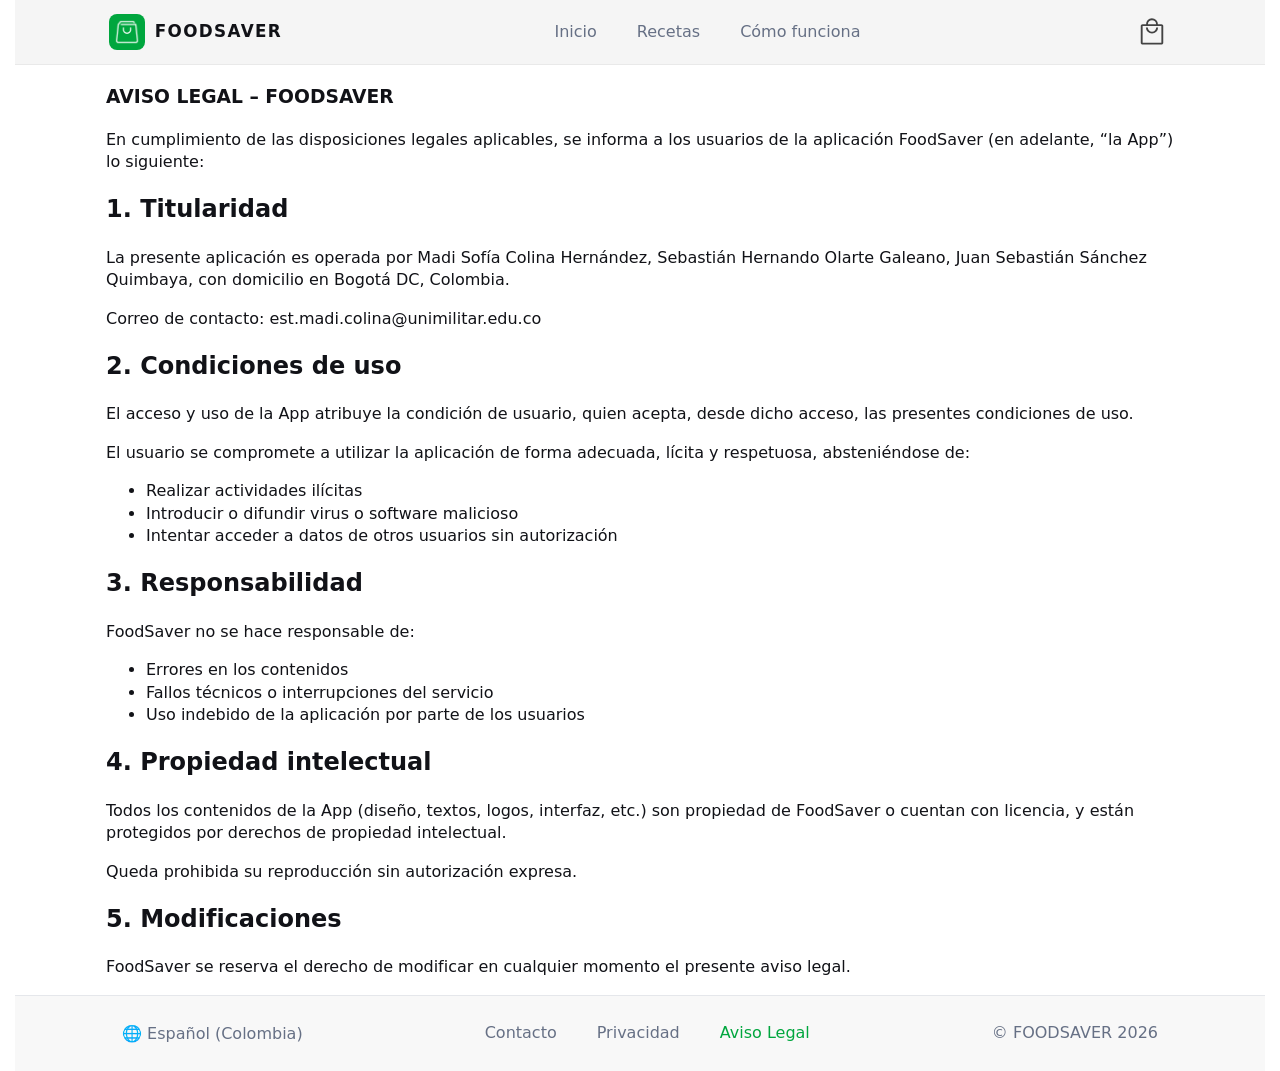
<file: pages/aviso-legal.html>
<!DOCTYPE html>
<html lang="es">
<head>
    <meta charset="utf-8">
    <meta name="viewport" content="width=device-width, initial-scale=1">
    <title>Aviso Legal — Foodsaver</title>

    <link rel="stylesheet" href="../css/base/variables.css">
    <link rel="stylesheet" href="../css/base/reset.css">
    <link rel="stylesheet" href="../css/layout/header.css">
    <link rel="stylesheet" href="../css/layout/container.css">
    <link rel="stylesheet" href="../css/components/nav.css">
    <link rel="stylesheet" href="../css/components/mobile-menu.css">
    <link rel="stylesheet" href="../css/components/buttons.css">
    <link rel="stylesheet" href="../css/pages/como-funciona.css">
    <link rel="stylesheet" href="../css/components/footer.css">

    <script defer src="../js/header.js"></script>
    <script defer src="../js/card-shared.js"></script>
    <script defer src="../js/card.js"></script>
</head>
<body>
    <a class="skip-link sr-only" href="#content">Saltar al contenido</a>

    <header class="site-header">
        <div class="container header-inner">
            <a href="../index.html" class="brand" aria-label="Foodsaver — Inicio">
                <img src="../assets/icons/Foodsaver.png" alt="Logo Foodsaver">
                <span class="brand__name">FOODSAVER</span>
            </a>

            <nav class="main-nav" aria-label="Navegación principal">
                <ul class="nav__list">
                    <li><a class="nav__link" href="../index.html">Inicio</a></li>
                    <li><a class="nav__link" href="recetas.html">Recetas</a></li>
                    <li><a class="nav__link" href="como-funciona.html">Cómo funciona</a></li>
                </ul>
            </nav>

            <div class="header-actions">
                <a href="carrito.html" class="cart" aria-label="Ver carrito">
                    <img src="../assets/icons/Shopping_Bag.svg" alt="Icono de carrito de compras" aria-hidden="true">
                    <span class="cart-count" hidden>0</span>
                </a>

                <button class="menu-toggle" type="button" aria-controls="mobile-menu" aria-expanded="false" aria-label="Abrir menú">
                    <img src="../assets/icons/Menu.svg" alt="" aria-hidden="true" focusable="false">
                </button>
            </div>
        </div>

        <div id="mobile-menu" class="mobile-menu" hidden>
            <div class="mobile-card" role="dialog" aria-modal="true" aria-label="Navegación móvil">
                <header class="mobile-card__header">
                    <button class="mobile-close" type="button" aria-label="Cerrar menú">
                        <img src="../assets/icons/Close_Menu.svg" alt="" aria-hidden="true">
                    </button>
                </header>

                <nav class="mobile-nav" aria-label="Navegación móvil">
                    <ul class="mobile-nav__list">
                        <li><a href="../index.html" class="mobile-nav__link">Inicio</a></li>
                        <li><a href="recetas.html" class="mobile-nav__link">Recetas</a></li>
                        <li><a href="como-funciona.html" class="mobile-nav__link">Cómo funciona</a></li>
                    </ul>
                </nav>

                <a href="carrito.html" class="mobile-cart" aria-label="Ver carrito">
                    <img src="../assets/icons/Shopping_Bag.svg" alt="Icono de carrito de compras" aria-hidden="true">
                    <span class="cart-count" hidden>0</span>
                </a>
            </div>
        </div>
    </header>

    <main id="content" tabindex="-1">
        <section class="container">
            <article class="legal-container" role="article" aria-labelledby="aviso-title">
                <h1 id="aviso-title" class="page-title">AVISO LEGAL – FOODSAVER</h1>

                <p>En cumplimiento de las disposiciones legales aplicables, se informa a los usuarios de la aplicación FoodSaver (en adelante, “la App”) lo siguiente:</p>

                <section aria-labelledby="titularidad">
                    <h2 id="titularidad">1. Titularidad</h2>
                    <p>La presente aplicación es operada por Madi Sofía Colina Hernández, Sebastián Hernando Olarte Galeano, Juan Sebastián Sánchez Quimbaya, con domicilio en Bogotá DC, Colombia.</p>
                    <p>Correo de contacto: <a href="mailto:est.madi.colina@unimilitar.edu.co">est.madi.colina@unimilitar.edu.co</a></p>
                </section>

                <section aria-labelledby="condiciones-uso">
                    <h2 id="condiciones-uso">2. Condiciones de uso</h2>
                    <p>El acceso y uso de la App atribuye la condición de usuario, quien acepta, desde dicho acceso, las presentes condiciones de uso.</p>
                    <p>El usuario se compromete a utilizar la aplicación de forma adecuada, lícita y respetuosa, absteniéndose de:</p>
                    <ul>
                        <li>Realizar actividades ilícitas</li>
                        <li>Introducir o difundir virus o software malicioso</li>
                        <li>Intentar acceder a datos de otros usuarios sin autorización</li>
                    </ul>
                </section>

                <section aria-labelledby="responsabilidad">
                    <h2 id="responsabilidad">3. Responsabilidad</h2>
                    <p>FoodSaver no se hace responsable de:</p>
                    <ul>
                        <li>Errores en los contenidos</li>
                        <li>Fallos técnicos o interrupciones del servicio</li>
                        <li>Uso indebido de la aplicación por parte de los usuarios</li>
                    </ul>
                </section>

                <section aria-labelledby="propiedad-int">
                    <h2 id="propiedad-int">4. Propiedad intelectual</h2>
                    <p>Todos los contenidos de la App (diseño, textos, logos, interfaz, etc.) son propiedad de FoodSaver o cuentan con licencia, y están protegidos por derechos de propiedad intelectual.</p>
                    <p>Queda prohibida su reproducción sin autorización expresa.</p>
                </section>

                <section aria-labelledby="modificaciones">
                    <h2 id="modificaciones">5. Modificaciones</h2>
                    <p>FoodSaver se reserva el derecho de modificar en cualquier momento el presente aviso legal.</p>
                </section>
            </article>
        </section>
    </main>

    <footer class="site-footer">
        <div class="container">
            <span class="footer-language" tabindex="0" aria-label="Idioma: Español (Colombia)">🌐 Español (Colombia)</span>
            <nav class="footer-nav" aria-label="Enlaces de footer">
                <a class="nav__link" href="contacto.html">Contacto</a>
                <a class="nav__link" href="privacidad.html">Privacidad</a>
                <a class="nav__link" href="aviso-legal.html">Aviso Legal</a>
            </nav>
            <span class="footer-copyright" tabindex="0" aria-label="© FOODSAVER 2026">© FOODSAVER 2026</span>
        </div>
    </footer>
</body>
</html>
</file>
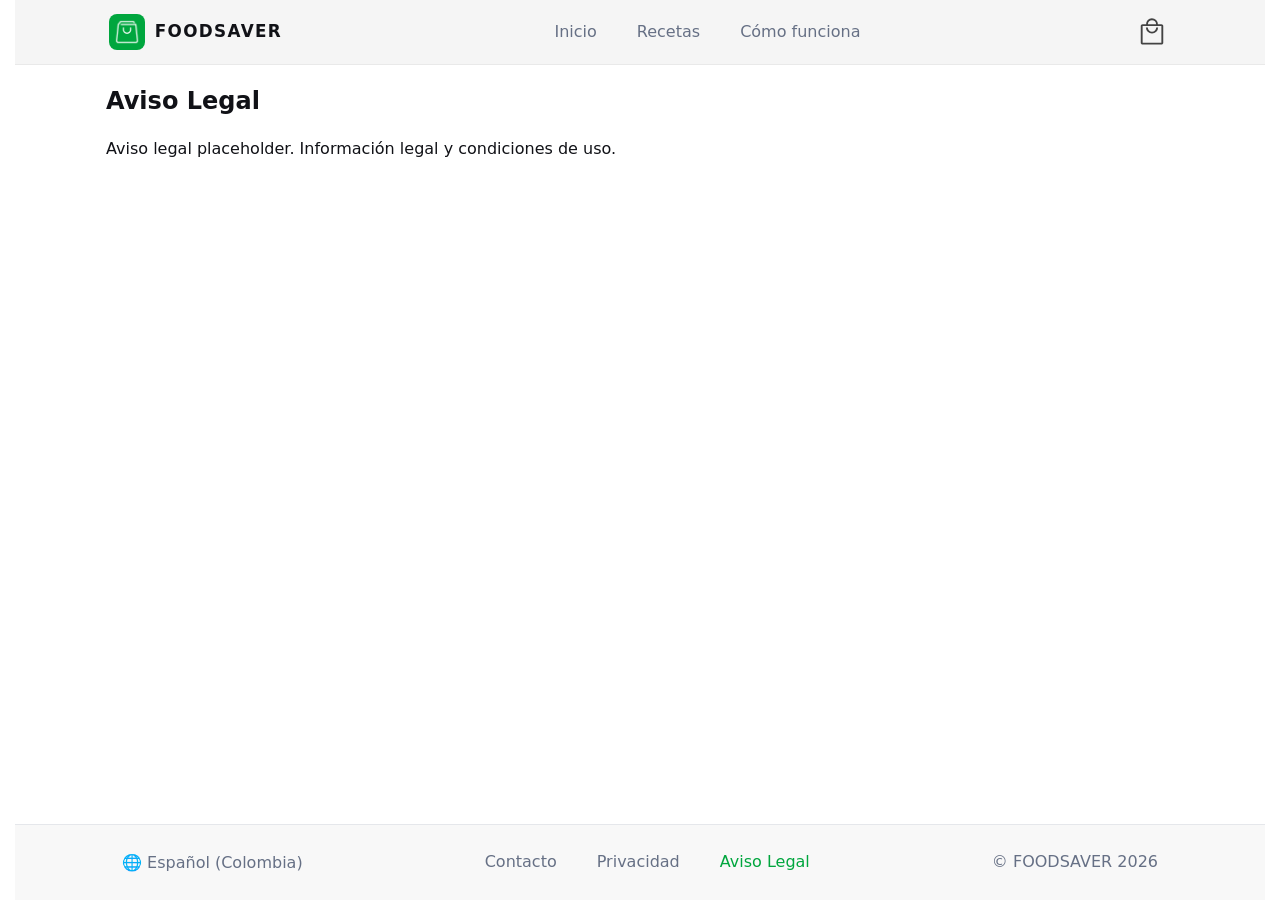
<file: pages/aviso_legal.html>
<!DOCTYPE html>
<html lang="es">
<head>
    <meta charset="utf-8">
    <meta name="viewport" content="width=device-width, initial-scale=1">
    <title>Aviso Legal — Foodsaver</title>

    <link rel="stylesheet" href="../css/base/variables.css">
    <link rel="stylesheet" href="../css/base/reset.css">
    <link rel="stylesheet" href="../css/layout/header.css">
    <link rel="stylesheet" href="../css/layout/container.css">
    <link rel="stylesheet" href="../css/components/nav.css">
    <link rel="stylesheet" href="../css/components/mobile-menu.css">
    <link rel="stylesheet" href="../css/components/buttons.css">
    <link rel="stylesheet" href="../css/pages/como-funciona.css">
    <link rel="stylesheet" href="../css/components/footer.css">

    <script defer src="../js/header.js"></script>
</head>
<body>
    <a class="skip-link sr-only" href="#content">Saltar al contenido</a>

    <header class="site-header">
        <div class="container header-inner">
            <a href="../index.html" class="brand" aria-label="Foodsaver — Inicio">
                <img src="../assets/icons/Foodsaver.png" alt="Logo Foodsaver">
                <span class="brand__name">FOODSAVER</span>
            </a>

            <nav class="main-nav" aria-label="Navegación principal">
                <ul class="nav__list">
                    <li><a class="nav__link" href="../index.html">Inicio</a></li>
                    <li><a class="nav__link" href="recetas.html">Recetas</a></li>
                    <li><a class="nav__link" href="como-funciona.html">Cómo funciona</a></li>
                </ul>
            </nav>

            <div class="header-actions">
                <a href="carrito.html" class="cart" aria-label="Ver carrito">
                    <img src="../assets/icons/Shopping_Bag.svg" alt="Icono de carrito de compras" aria-hidden="true">
                </a>

                <button class="menu-toggle" type="button" aria-controls="mobile-menu" aria-expanded="false" aria-label="Abrir menú">
                    <img src="../assets/icons/Menu.svg" aria-hidden="true" focusable="false">
                </button>
            </div>
        </div>

        <div id="mobile-menu" class="mobile-menu" hidden>
            <div class="mobile-card" role="dialog" aria-modal="true" aria-label="Navegación móvil">
                <header class="mobile-card__header">
                    <button class="mobile-close" type="button" aria-label="Cerrar menú">
                        <img src="../assets/icons/Close_Menu.svg" alt="" aria-hidden="true">
                    </button>
                </header>

                <nav class="mobile-nav" aria-label="Navegación móvil">
                    <ul class="mobile-nav__list">
                        <li><a href="../index.html" class="mobile-nav__link">Inicio</a></li>
                        <li><a href="recetas.html" class="mobile-nav__link">Recetas</a></li>
                        <li><a href="como-funciona.html" class="mobile-nav__link">Cómo funciona</a></li>
                    </ul>
                </nav>

                <a href="carrito.html" class="mobile-cart" aria-label="Ver carrito">
                    <img src="../assets/icons/Shopping_Bag.svg" alt="Icono de carrito de compras" aria-hidden="true">
                </a>
            </div>
        </div>
    </header>

    <main id="content" tabindex="-1">
        <section class="container">
            <h1>Aviso Legal</h1>
            <p>Aviso legal placeholder. Información legal y condiciones de uso.</p>
        </section>
    </main>

    <footer class="site-footer">
        <div class="container">
            <span class="footer-language" tabindex="0" aria-label="Idioma: Español (Colombia)">🌐 Español (Colombia)</span>
            <nav class="footer-nav" aria-label="Enlaces de footer">
                <a class="nav__link" href="contacto.html">Contacto</a>
                <a class="nav__link" href="privacidad.html">Privacidad</a>
                <a class="nav__link" href="aviso_legal.html">Aviso Legal</a>
            </nav>
            <span class="footer-copyright" tabindex="0" aria-label="© FOODSAVER 2026">© FOODSAVER 2026</span>
        </div>
    </footer>
</body>
</html>
</file>
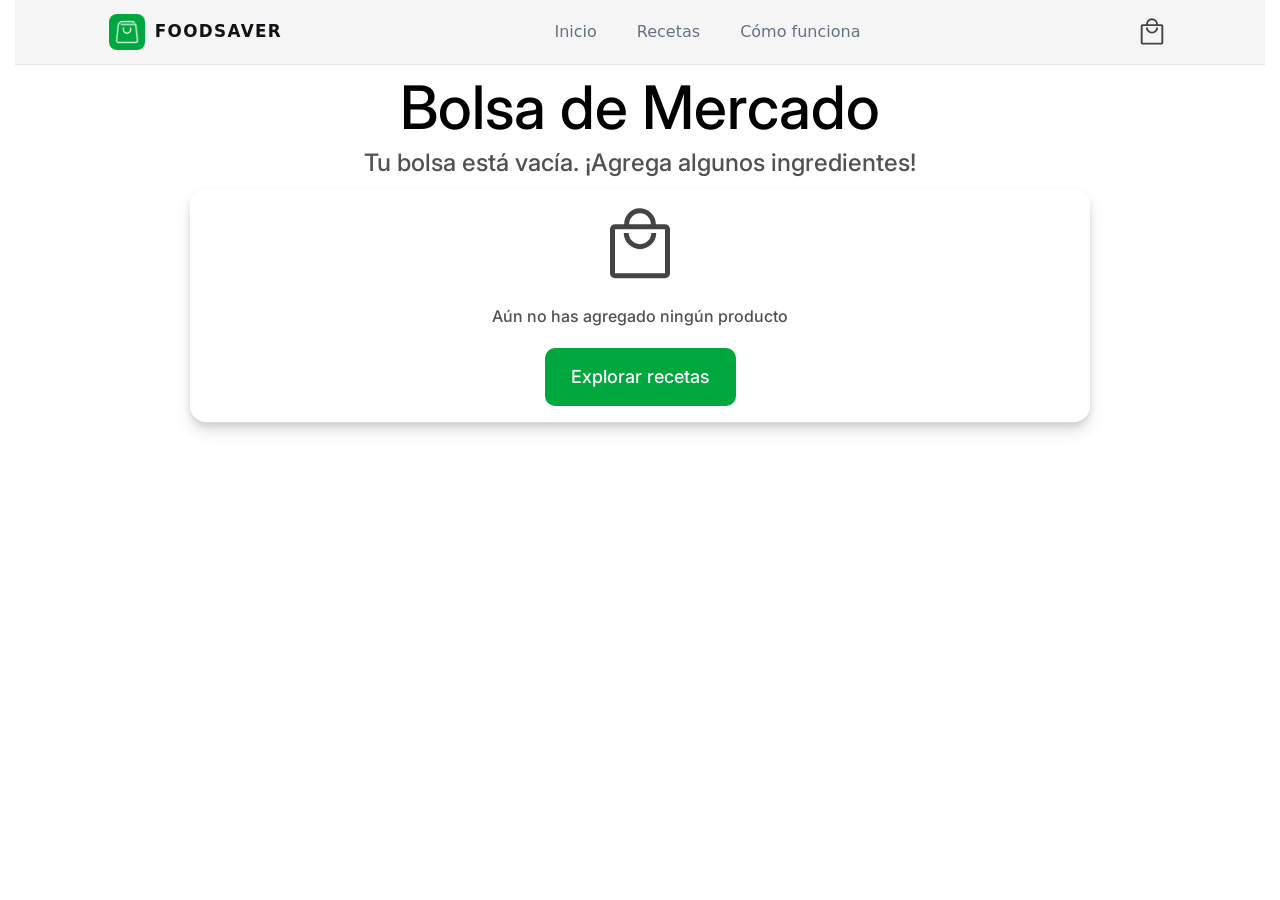
<file: pages/carrito.html>
<!DOCTYPE html>
<html lang="es">
<head>
    <meta charset="utf-8">
    <meta name="viewport" content="width=device-width, initial-scale=1">
    <title>Carrito — Foodsaver</title>

    <link href="https://fonts.googleapis.com/css2?family=Inter:wght@400;500;600&display=swap" rel="stylesheet">

    <link rel="stylesheet" href="../css/base/variables.css">
    <link rel="stylesheet" href="../css/base/reset.css">
    <link rel="stylesheet" href="../css/layout/header.css">
    <link rel="stylesheet" href="../css/layout/container.css">
    <link rel="stylesheet" href="../css/components/nav.css">
    <link rel="stylesheet" href="../css/components/mobile-menu.css">
    <link rel="stylesheet" href="../css/components/buttons.css">
    <link rel="stylesheet" href="../css/pages/carrito.css">

    
    
</head>
<body>
    <a class="skip-link sr-only" href="#content">Saltar al contenido</a>

    <header class="site-header">
        <div class="container header-inner">
            <a href="../index.html" class="brand" aria-label="Foodsaver — Inicio">
                <img src="../assets/icons/Foodsaver.png" alt="Logo Foodsaver">
                <span class="brand__name">FOODSAVER</span>
            </a>
            <nav class="main-nav" aria-label="Navegación principal">
                <ul class="nav__list">
                    <li><a class="nav__link" href="../index.html">Inicio</a></li>
                    <li><a class="nav__link" href="recetas.html">Recetas</a></li>
                    <li><a class="nav__link" href="como-funciona.html">Cómo funciona</a></li>
                </ul>
            </nav>
            <div class="header-actions">
                <a href="carrito.html" class="cart" aria-label="Ver carrito">
                    <img src="../assets/icons/Shopping_Bag.svg" alt="Icono de carrito" aria-hidden="true">
                </a>
                <button class="menu-toggle" type="button" aria-controls="mobile-menu" aria-expanded="false" aria-label="Abrir menú">
                    <img src="../assets/icons/Menu.svg" aria-hidden="true" focusable="false">
                </button>
            </div>
        </div>

        <div id="mobile-menu" class="mobile-menu" hidden>
            <div class="mobile-card" role="dialog" aria-modal="true" aria-label="Navegación móvil">
                <header class="mobile-card__header">
                    <button class="mobile-close" type="button" aria-label="Cerrar menú">
                        <img src="../assets/icons/Close_Menu.svg" alt="" aria-hidden="true">
                    </button>
                </header>
                <nav class="mobile-nav" aria-label="Navegación móvil">
                    <ul class="mobile-nav__list">
                        <li><a href="../index.html" class="mobile-nav__link">Inicio</a></li>
                        <li><a href="recetas.html" class="mobile-nav__link">Recetas</a></li>
                        <li><a href="como-funciona.html" class="mobile-nav__link">Cómo funciona</a></li>
                    </ul>
                </nav>
                <a href="carrito.html" class="mobile-cart" aria-label="Ver carrito">
                    <img src="../assets/icons/Shopping_Bag.svg" alt="Icono de carrito" aria-hidden="true">
                </a>
            </div>
        </div>
    </header>

    <main id="content" tabindex="-1">

        <!-- ── Estado: cargando ── -->
        <div id="estado-cargando" class="empty-cart">
            <p>Cargando bolsa...</p>
        </div>

        <!-- ── Estado: vacía ── -->
        <div id="estado-vacio" class="empty-cart" hidden>
            <h1>Bolsa de Mercado</h1>
            <p>Tu bolsa está vacía. ¡Agrega algunos ingredientes!</p>
            <div class="empty-cart-card">
                <div class="empty-cart-icon">
                    <img src="../assets/icons/Shopping_Bag.svg" alt="Carrito vacío">
                </div>
                <p>Aún no has agregado ningún producto</p>
                <a href="recetas.html" class="btn-primary">Explorar recetas</a>
            </div>
        </div>

        <!-- ── Estado: con items ── -->
        <div id="estado-items" class="filled-cart" hidden>
            <h1 class="cart-title">Bolsa de Mercado</h1>

            <ul id="cart-items-list" class="cart-items-list" aria-label="Productos en la bolsa"></ul>

            <div class="cart-summary">
                <div class="cart-summary__top">
                    <span>Total estimado</span>
                    <strong id="cart-total">$0</strong>
                </div>
                <p id="cart-count" class="cart-summary__count"></p>
                <div class="cart-summary__actions">
                    <a href="recetas.html" class="btn-secondary">Seguir explorando</a>
                    <button id="btn-vaciar" class="cart-clear-btn" type="button">Vaciar bolsa</button>
                </div>
            </div>
        </div>

        <!-- ── Estado: error ── -->
        <div id="estado-error" class="empty-cart" hidden>
            <h1>Bolsa de Mercado</h1>
            <div class="empty-cart-card">
                <div class="empty-cart-icon">
                    <img src="../assets/icons/Shopping_Bag.svg" alt="Error">
                </div>
                <p id="error-msg">No se pudo cargar la bolsa.</p>
                <!-- Reintentar deshabilitado: ahora el carrito usa solo localStorage -->
                <button class="btn-primary" type="button" onclick="return false" disabled>Reintentar</button>

            </div>
        </div>

    </main>

   <script>
    const STORAGE_KEY = 'foodsaverCartItems';

    function readCart() {
        try {
            const raw = localStorage.getItem(STORAGE_KEY);
            const parsed = raw ? JSON.parse(raw) : [];
            return Array.isArray(parsed) ? parsed : [];
        } catch {
            return [];
        }
    }

    function writeCart(items) {
        localStorage.setItem(STORAGE_KEY, JSON.stringify(items));
        document.dispatchEvent(new CustomEvent('foodsaver:cart-updated'));
    }

    function getTotalCount(items) {
        return items.reduce((total, item) => total + (Number(item.qty) || 0), 0);
    }

    function formatCOP(value) {
        return Number(value || 0).toLocaleString('es-CO', { style: 'currency', currency: 'COP' });
    }

    const ESTADOS = ['estado-cargando', 'estado-vacio', 'estado-items', 'estado-error'];

    function showOnly(id) {
        ESTADOS.forEach(sid => {
            const el = document.getElementById(sid);
            el.hidden = sid !== id;
            el.style.display = sid === id ? '' : 'none';
        });
    }

    function renderCart() {
        const items = readCart();

        if (!items || items.length === 0) {
            showOnly('estado-vacio');
            return;
        }

        const list = document.getElementById('cart-items-list');

        list.innerHTML = items.map(item => {
            const nombre = item.nombre || 'Producto';
            const tienda = item.tienda || '';
            const imagen = item.imagen || '../assets/icons/Foodsaver.png';
            const precio = Number(item.precio) || 0;
            const qty = Number(item.qty) || 1;

            return `
                <li class="cart-item">
                    <img
                        class="cart-item__image"
                        src="${imagen}"
                        alt="${nombre}"
                        onerror="this.src='../assets/icons/Foodsaver.png'"
                    >
                    <div class="cart-item__content">
                        <h2>${nombre}</h2>
                        <p class="cart-item__market">Supermercado: ${tienda}</p>
                        <div class="cart-item__qty">
                            <span>Cantidad:</span>
                            <div class="qty-stepper">
                                <button class="qty-stepper__btn" type="button" onclick="changeQty('${item.id}', -1)">−</button>
                                <span class="qty-stepper__value">${qty}</span>
                                <button class="qty-stepper__btn" type="button" onclick="changeQty('${item.id}', 1)">+</button>
                            </div>
                        </div>
                    </div>
                    <div class="cart-item__meta">
                        <p class="cart-item__unit">Precio unitario: ${formatCOP(precio)}</p>
                        <p class="cart-item__line-total">Subtotal: ${formatCOP(precio * qty)}</p>
                        <button
                            class="cart-item__remove"
                            type="button"
                            aria-label="Eliminar ${nombre}"
                            onclick="removeItem('${item.id}')"
                        >
                            <img class="cart-item__remove-icon" src="../assets/icons/Trash.svg" alt="Eliminar">
                        </button>
                    </div>
                </li>
            `;
        }).join('');

        const total = items.reduce((acc, i) => acc + (Number(i.precio) || 0) * (Number(i.qty) || 1), 0);
        document.getElementById('cart-total').textContent = formatCOP(total);
        const count = getTotalCount(items);
        document.getElementById('cart-count').textContent =
            `${count} producto${count !== 1 ? 's' : ''} en tu bolsa`;

        showOnly('estado-items');
    }

    function removeItem(id) {
        const items = readCart().filter(item => item.id !== id);
        writeCart(items);
        renderCart();
    }

    function changeQty(id, delta) {
        const items = readCart();
        const item = items.find(i => i.id === id);
        if (!item) return;
        item.qty = Math.max(1, (Number(item.qty) || 1) + delta);
        writeCart(items);
        renderCart();
    }

    document.getElementById('btn-vaciar').addEventListener('click', () => {
        if (!confirm('¿Seguro que quieres vaciar toda la bolsa?')) return;
        writeCart([]);
        renderCart();
    });

    window.addEventListener('storage', renderCart);

    renderCart();
</script>
</body>
</html>
</file>
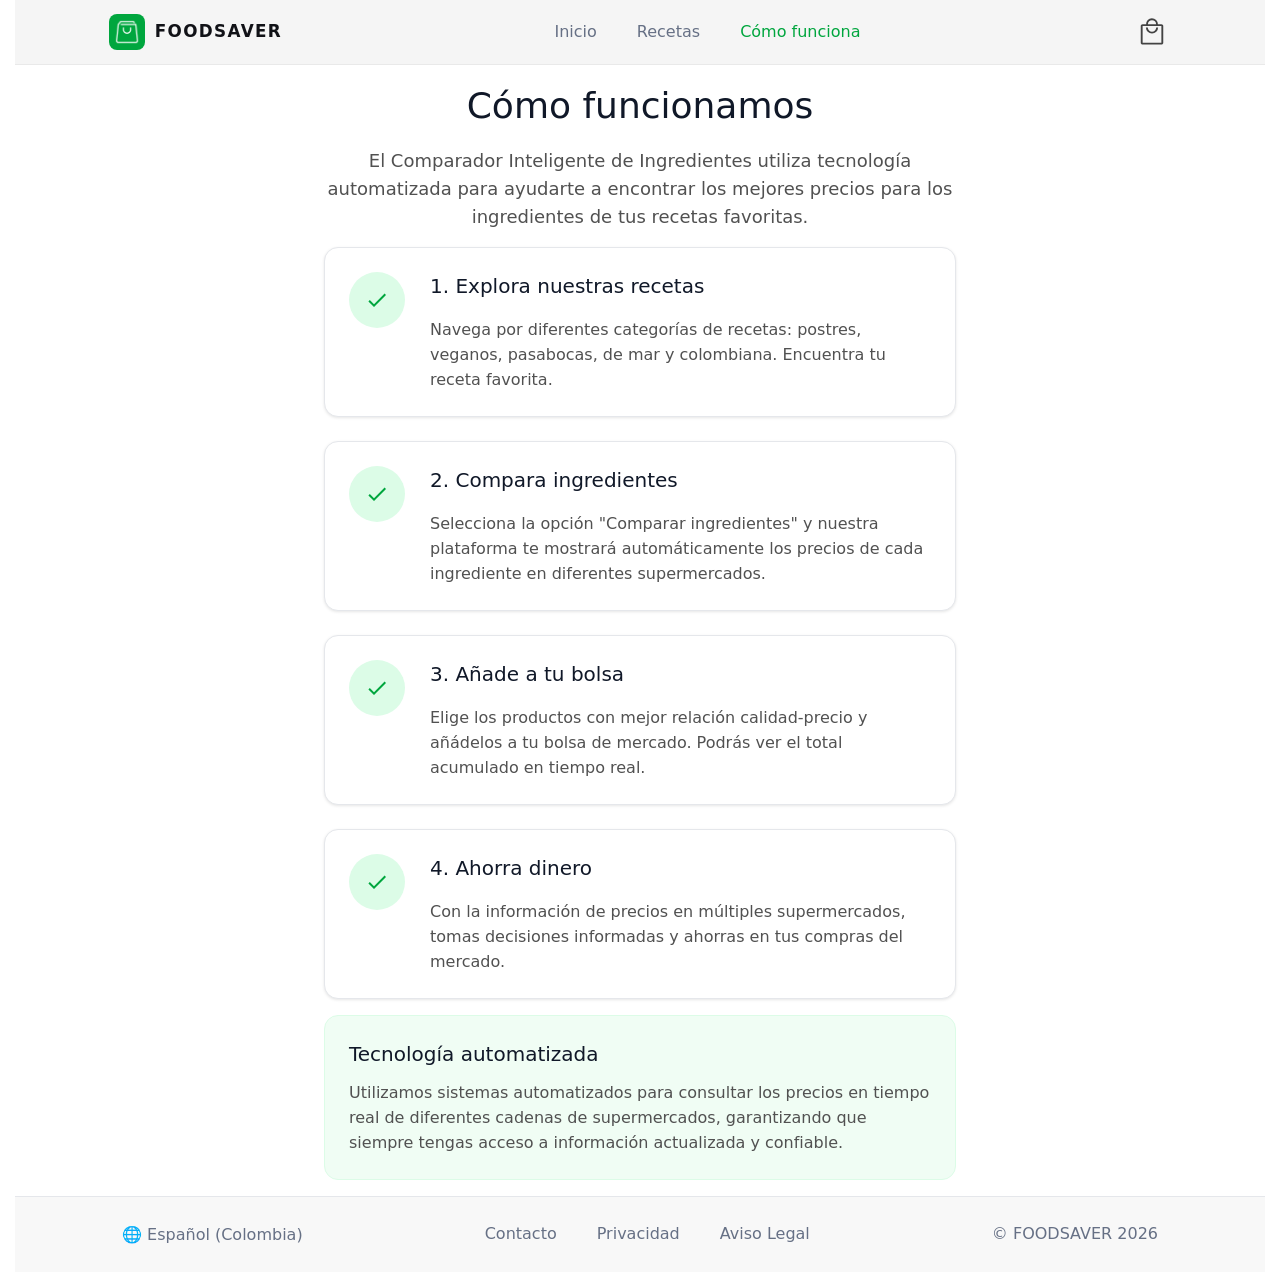
<file: pages/como-funciona.html>
<!DOCTYPE html>
<html lang="es">
<head>
    <!-- Configuración básica del documento -->
    <meta charset="utf-8">
    <meta name="viewport" content="width=device-width, initial-scale=1">
    <title>Cómo funciona — Foodsaver</title>

    <!-- Hoja de estilos principal (modular) -->
    <link rel="stylesheet" href="../css/base/variables.css">
    <link rel="stylesheet" href="../css/base/reset.css">
    <link rel="stylesheet" href="../css/layout/header.css">
    <link rel="stylesheet" href="../css/layout/container.css">
    <link rel="stylesheet" href="../css/components/nav.css">
    <link rel="stylesheet" href="../css/components/mobile-menu.css">
    <link rel="stylesheet" href="../css/components/buttons.css">
    <link rel="stylesheet" href="../css/pages/como-funciona.css">
    <link rel="stylesheet" href="../css/components/footer.css">

    <!-- Script del header: controla menú móvil y estados interactivos -->
    <script defer src="../js/header.js"></script>
    <script defer src="../js/card-shared.js"></script>
    <script defer src="../js/card.js"></script>
</head>
<body>
    <!-- Enlace accesible para saltar directamente al contenido principal -->
    <a class="skip-link sr-only" href="#content">Saltar al contenido</a>

    <!-- Header principal del sitio -->
    <header class="site-header">
        <div class="container header-inner">

            <!-- Logo / marca principal que redirige al inicio -->
            <a href="../index.html" class="brand" aria-label="Foodsaver — Inicio">
                <img
                    src="../assets/icons/Foodsaver.png"
                    alt="Logo Foodsaver"
                >
                <span class="brand__name">FOODSAVER</span>
            </a>

            <!-- Navegación principal visible en desktop -->
            <nav class="main-nav" aria-label="Navegación principal">
                <ul class="nav__list">
                    <li><a class="nav__link" href="../index.html">Inicio</a></li>
                    <li><a class="nav__link" href="recetas.html">Recetas</a></li>
                    <li><a class="nav__link" href="como-funciona.html">Cómo funciona</a></li>
                </ul>
            </nav>

            <!-- Acciones del header: carrito y botón hamburguesa -->
            <div class="header-actions">

                <!-- Acceso al carrito en desktop -->
                <a href="carrito.html" class="cart" aria-label="Ver carrito">
                    <img
                        src="../assets/icons/Shopping_Bag.svg"
                        alt="Icono de carrito de compras"
                        aria-hidden="true"
                    >
                    <span class="cart-count" hidden>0</span>
                </a>

                <!-- Botón que abre el menú móvil -->
                <button
                    class="menu-toggle"
                    type="button"
                    aria-controls="mobile-menu"
                    aria-expanded="false"
                    aria-label="Abrir menú"
                >
                    <img
                        src="../assets/icons/Menu.svg"
                        alt=""
                        aria-hidden="true"
                        focusable="false"
                    >
                </button>
            </div>
        </div>

        <!-- Menú móvil oculto por defecto -->
        <div id="mobile-menu" class="mobile-menu" hidden>

            <!-- Tarjeta central del menú móvil tratada como diálogo accesible -->
            <div class="mobile-card" role="dialog" aria-modal="true" aria-label="Navegación móvil">

                <!-- Cabecera del menú móvil con botón de cierre -->
                <header class="mobile-card__header">
                    <button class="mobile-close" type="button" aria-label="Cerrar menú">
                        <img src="../assets/icons/Close_Menu.svg" alt="" aria-hidden="true">
                    </button>
                </header>

                <!-- Navegación en versión móvil -->
                <nav class="mobile-nav" aria-label="Navegación móvil">
                    <ul class="mobile-nav__list">
                        <li><a href="../index.html" class="mobile-nav__link">Inicio</a></li>
                        <li><a href="recetas.html" class="mobile-nav__link">Recetas</a></li>
                        <li><a href="como-funciona.html" class="mobile-nav__link">Cómo funciona</a></li>
                    </ul>
                </nav>

                <!-- Acceso al carrito dentro del menú móvil -->
                <a href="carrito.html" class="mobile-cart" aria-label="Ver carrito">
                    <img
                        src="../assets/icons/Shopping_Bag.svg"
                        alt="Icono de carrito de compras"
                        aria-hidden="true"
                    >
                    <span class="cart-count" hidden>0</span>
                </a>
            </div>
        </div>
    </header>

    <!-- Contenido principal de la página -->
    <main id="content" tabindex="-1">
        <!-- Sección principal que explica cómo funciona la plataforma -->
        <section class="how-it-works" aria-labelledby="how-it-works-title">
            <div class="container">
                <!-- Título principal de la sección -->
                <h1 id="how-it-works-title" class="how-it-works__title">Cómo funcionamos</h1>

                <!-- Descripción introductoria del funcionamiento -->
                <p class="how-it-works__subtitle">
                    El Comparador Inteligente de Ingredientes utiliza tecnología
                    automatizada para ayudarte a encontrar los mejores precios para
                    los ingredientes de tus recetas favoritas.
                </p>

                <!-- Contenedor de los pasos del proceso -->
                <div class="how-it-works__steps" role="list">
                    <!-- Paso 1: Explorar recetas -->
                    <article class="step-card" role="listitem">
                        <div class="step-card__icon" aria-hidden="true">
                            <svg xmlns="http://www.w3.org/2000/svg" viewBox="0 0 24 24" fill="currentColor">
                                <path d="M9 16.17L4.83 12l-1.42 1.41L9 19 21 7l-1.41-1.41z"></path>
                            </svg>
                        </div>
                        <div class="step-card__content">
                            <h3 class="step-card__title">1. Explora nuestras recetas</h3>
                            <p class="step-card__description">
                                Navega por diferentes categorías de recetas: postres,
                                veganos, pasabocas, de mar y colombiana. Encuentra tu
                                receta favorita.
                            </p>
                        </div>
                    </article>

                    <!-- Paso 2: Comparar ingredientes -->
                    <article class="step-card" role="listitem">
                        <div class="step-card__icon" aria-hidden="true">
                            <svg xmlns="http://www.w3.org/2000/svg" viewBox="0 0 24 24" fill="currentColor">
                                <path d="M9 16.17L4.83 12l-1.42 1.41L9 19 21 7l-1.41-1.41z"></path>
                            </svg>
                        </div>
                        <div class="step-card__content">
                            <h3 class="step-card__title">2. Compara ingredientes</h3>
                            <p class="step-card__description">
                                Selecciona la opción "Comparar ingredientes" y nuestra
                                plataforma te mostrará automáticamente los precios de
                                cada ingrediente en diferentes supermercados.
                            </p>
                        </div>
                    </article>

                    <!-- Paso 3: Añadir a la bolsa -->
                    <article class="step-card" role="listitem">
                        <div class="step-card__icon" aria-hidden="true">
                            <svg xmlns="http://www.w3.org/2000/svg" viewBox="0 0 24 24" fill="currentColor">
                                <path d="M9 16.17L4.83 12l-1.42 1.41L9 19 21 7l-1.41-1.41z"></path>
                            </svg>
                        </div>
                        <div class="step-card__content">
                            <h3 class="step-card__title">3. Añade a tu bolsa</h3>
                            <p class="step-card__description">
                                Elige los productos con mejor relación calidad-precio y
                                añádelos a tu bolsa de mercado. Podrás ver el total
                                acumulado en tiempo real.
                            </p>
                        </div>
                    </article>

                    <!-- Paso 4: Ahorrar dinero -->
                    <article class="step-card" role="listitem">
                        <div class="step-card__icon" aria-hidden="true">
                            <svg xmlns="http://www.w3.org/2000/svg" viewBox="0 0 24 24" fill="currentColor">
                                <path d="M9 16.17L4.83 12l-1.42 1.41L9 19 21 7l-1.41-1.41z"></path>
                            </svg>
                        </div>
                        <div class="step-card__content">
                            <h3 class="step-card__title">4. Ahorra dinero</h3>
                            <p class="step-card__description">
                                Con la información de precios en múltiples supermercados,
                                tomas decisiones informadas y ahorras en tus compras del
                                mercado.
                            </p>
                        </div>
                    </article>
                </div>

                <!-- Tarjeta que destaca la tecnología automatizada -->
                <div class="tech-card">
                    <h3 class="tech-card__title">Tecnología automatizada</h3>
                    <p class="tech-card__description">
                        Utilizamos sistemas automatizados para consultar los precios en
                        tiempo real de diferentes cadenas de supermercados, garantizando
                        que siempre tengas acceso a información actualizada y confiable.
                    </p>
                </div>
            </div>
        </section>
    </main>

    <!-- Footer -->
    <footer class="site-footer">
        <div class="container">
            <span class="footer-language" tabindex="0" aria-label="Idioma: Español (Colombia)">🌐 Español (Colombia)</span>
            <nav class="footer-nav" aria-label="Enlaces de footer">
                <a class="nav__link" href="contacto.html">Contacto</a>
                <a class="nav__link" href="privacidad.html">Privacidad</a>
                <a class="nav__link" href="aviso-legal.html">Aviso Legal</a>
            </nav>
            <span class="footer-copyright" tabindex="0" aria-label="© FOODSAVER 2026">© FOODSAVER 2026</span>
        </div>
    </footer>
</body>
</html>
</file>
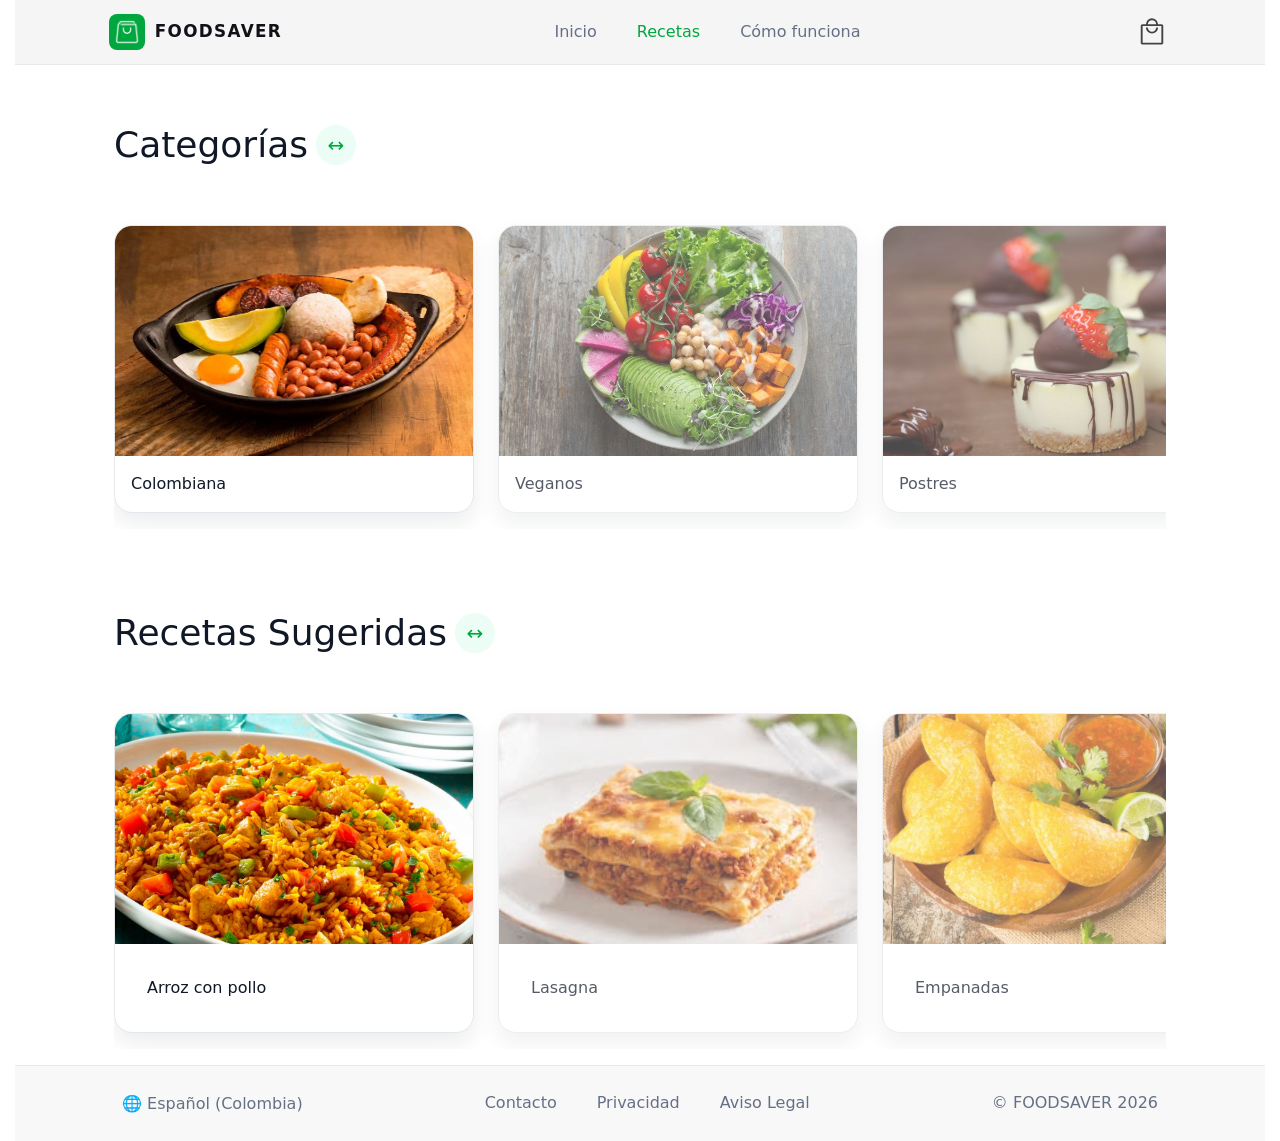
<file: pages/recetas.html>
<!DOCTYPE html>
<html lang="es">
<head>
    <!-- Configuración básica del documento -->
    <meta charset="utf-8">
    <meta name="viewport" content="width=device-width, initial-scale=1">
    <title>Recetas — Foodsaver</title>

    <!-- Hoja de estilos principal (modular) -->
    <link rel="stylesheet" href="../css/base/variables.css">
    <link rel="stylesheet" href="../css/base/reset.css">
    <link rel="stylesheet" href="../css/layout/header.css">
    <link rel="stylesheet" href="../css/layout/container.css">
    <link rel="stylesheet" href="../css/components/nav.css">
    <link rel="stylesheet" href="../css/components/mobile-menu.css">
    <link rel="stylesheet" href="../css/pages/recetas.css">
    <link rel="stylesheet" href="../css/components/footer.css">

    <!-- Script del header: controla menú móvil y estados interactivos -->
    <script defer src="../js/header.js"></script>
    <script defer src="../js/card-shared.js"></script>
    <script defer src="../js/card.js"></script>
    <script defer src="../js/horizontal-scroll-hint.js"></script>
</head>
<body>
    <!-- Enlace accesible para saltar directamente al contenido principal -->
    <a class="skip-link sr-only" href="#content">Saltar al contenido</a>

    <!-- Header principal del sitio -->
    <header class="site-header">
        <div class="container header-inner">
            <!-- Logo / marca principal que redirige al inicio -->
            <a href="../index.html" class="brand" aria-label="Foodsaver — Inicio">
                <img
                    src="../assets/icons/Foodsaver.png"
                    alt="Logo Foodsaver"
                >
                <span class="brand__name">FOODSAVER</span>
            </a>

            <!-- Navegación principal visible en desktop -->
            <nav class="main-nav" aria-label="Navegación principal">
                <ul class="nav__list">
                    <li><a class="nav__link" href="../index.html">Inicio</a></li>
                    <li><a class="nav__link" href="recetas.html">Recetas</a></li>
                    <li><a class="nav__link" href="como-funciona.html">Cómo funciona</a></li>
                </ul>
            </nav>

            <!-- Acciones del header: carrito y botón hamburguesa -->
            <div class="header-actions">

                <!-- Acceso al carrito en desktop -->
                <a href="carrito.html" class="cart" aria-label="Ver carrito">
                    <img
                        src="../assets/icons/Shopping_Bag.svg"
                        alt=""
                        aria-hidden="true"
                    />
                    <span class="cart-count" hidden>0</span>
                </a>

                <!-- Botón que abre el menú móvil -->
                <button
                    class="menu-toggle"
                    type="button"
                    aria-controls="mobile-menu"
                    aria-expanded="false"
                    aria-label="Abrir menú"
                >
                    <img
                        src="../assets/icons/Menu.svg"
                        alt=""
                        aria-hidden="true"
                        focusable="false"
                    />
                </button>
            </div>
        </div>

        <!-- Menú móvil oculto por defecto -->
        <div id="mobile-menu" class="mobile-menu" hidden>

            <!-- Tarjeta central del menú móvil tratada como diálogo accesible -->
            <div class="mobile-card" role="dialog" aria-modal="true" aria-label="Navegación móvil">

                <!-- Cabecera del menú móvil con botón de cierre -->
                <header class="mobile-card__header">
                    <button class="mobile-close" type="button" aria-label="Cerrar menú">
                        <img src="../assets/icons/Close_Menu.svg" alt="" aria-hidden="true" />
                    </button>
                </header>

                <!-- Navegación en versión móvil -->
                <nav class="mobile-nav" aria-label="Navegación móvil">
                    <ul class="mobile-nav__list">
                        <li><a href="../index.html" class="mobile-nav__link">Inicio</a></li>
                        <li><a href="recetas.html" class="mobile-nav__link">Recetas</a></li>
                        <li><a href="como-funciona.html" class="mobile-nav__link">Cómo funciona</a></li>
                    </ul>
                </nav>

                <!-- Acceso al carrito dentro del menú móvil -->
                <a href="carrito.html" class="mobile-cart" aria-label="Ver carrito">
                    <img
                        src="../assets/icons/Shopping_Bag.svg"
                        alt=""
                        aria-hidden="true"
                    />
                    <span class="cart-count" hidden>0</span>
                </a>
            </div>
        </div>
    </header>

    <!-- Contenido principal de la página -->
    <main id="content" tabindex="-1">
        <!-- Sección principal de la página de recetas que organiza categorías y recetas sugeridas -->
        <section class="recipes-page" aria-labelledby="recipes-title">
            <div class="container">
                <!-- Encabezado de la sección de categorías con título y icono decorativo -->
                <div class="section-heading">
                    <h1 id="recipes-title">Categorías</h1>
                    <!-- Icono decorativo que representa expansión o lista, oculto para lectores de pantalla -->
                    <span class="section-icon" aria-hidden="true">↔</span>
                </div>

                <!-- Lista de categorías de recetas, cada una con imagen y nombre -->
                <ul class="category-list" aria-label="Categorías de recetas">
                    <!-- Categoría Colombiana: activa y clicable -->
                    <li class="card card--category">
                        <!--No requiere tabindex-->
                        <a class="card-link" href="colombiana.html" aria-label="Ver recetas Colombianas">
                            <picture>
                                <source type="image/webp" srcset="../assets/images/recetas/categorias/colombiana.webp">
                                <img
                                    src="../assets/images/recetas/categorias/colombiana.jpg"
                                    alt="Platos típicos colombianos"
                                    loading="lazy"
                                    decoding="async"
                                >
                            </picture>
                            <p>Colombiana</p>
                        </a>
                    </li>

                    <!-- Veganos. tabindex es para hacer enfocable lo que NO lo es -->
                    <li class="card card--category card--disabled" aria-disabled="true" tabindex="0" aria-label="Veganos — categoría no disponible">
                        <picture>
                            <source type="image/webp" srcset="../assets/images/recetas/categorias/comida vegana.webp">
                            <img
                                src="../assets/images/recetas/categorias/comida vegana.jpg"
                                alt="Mesa con un plato de comida vegana"
                                loading="lazy"
                                decoding="async"
                            >
                        </picture>
                        <p>Veganos</p>
                    </li>

                    <!-- Postres -->
                    <li class="card card--category card--disabled" aria-disabled="true" tabindex="0" aria-label="Postres — categoría no disponible">
                        <picture>
                            <source type="image/webp" srcset="../assets/images/recetas/categorias/postres.webp">
                            <img
                                src="../assets/images/recetas/categorias/postres.jpg"
                                alt="milhoja"
                                loading="lazy"
                                decoding="async"
                            >
                        </picture>
                        <p>Postres</p>
                    </li>

                    <!-- Pasabocas -->
                    <li class="card card--category card--disabled" aria-disabled="true" tabindex="0" aria-label="Pasabocas — categoría no disponible">
                        <picture>
                            <source type="image/webp" srcset="../assets/images/recetas/categorias/pasabocas.webp">
                            <img
                                src="../assets/images/recetas/categorias/pasabocas.jpg"
                                alt="Pasabocas sobre una tabla de servir"
                                loading="lazy"
                                decoding="async"
                            >
                        </picture>
                        <p>Pasabocas</p>
                    </li>

                    <!-- De Mar -->
                    <li class="card card--category card--disabled" aria-disabled="true" tabindex="0" aria-label="De Mar — categoría no disponible">
                        <picture>
                            <source type="image/webp" srcset="../assets/images/recetas/categorias/de mar.webp">
                            <img
                                src="../assets/images/recetas/categorias/de mar.jpg"
                                alt="Platos de mariscos y pescados"
                                loading="lazy"
                                decoding="async"
                            >
                        </picture>
                        <p>De Mar</p>
                    </li>
                    
                     <!-- Sopas y cremas -->
                    <li class="card card--category card--disabled" aria-disabled="true" tabindex="0" aria-label="Sopas y cremas — categoría no disponible">
                        <picture>
                            <source type="image/webp" srcset="../assets/images/recetas/categorias/sopas y cremas.webp">
                            <img
                                src="../assets/images/recetas/categorias/sopas y cremas.jpg"
                                alt="Sopas y cremas calientes"
                                loading="lazy"
                                decoding="async"
                            >
                        </picture>
                        <p>Sopas y cremas</p>
                    </li>

                    <!-- Ensaladas -->
                    <li class="card card--category card--disabled" aria-disabled="true" tabindex="0" aria-label="Ensaladas — categoría no disponible">
                        <picture>
                            <source type="image/webp" srcset="../assets/images/recetas/categorias/ensaladas.webp">
                            <img
                                src="../assets/images/recetas/categorias/ensaladas.jpg"
                                alt="Ensaladas frescas y saludables"
                                loading="lazy"
                                decoding="async"
                            >
                        </picture>
                        <p>Ensaladas</p>
                    </li>

                    <!-- Desayunos -->
                    <li class="card card--category card--disabled" aria-disabled="true" tabindex="0" aria-label="Desayunos — categoría no disponible">
                        <picture>
                            <source type="image/webp" srcset="../assets/images/recetas/categorias/desayunos.webp">
                            <img
                                src="../assets/images/recetas/categorias/desayunos.jpg"
                                alt="Desayunos nutritivos"
                                loading="lazy"
                                decoding="async"
                            >
                        </picture>
                        <p>Desayunos</p>
                    </li>

                    <!-- Bebidas y malteadas -->
                    <li class="card card--category card--disabled" aria-disabled="true" tabindex="0" aria-label="Bebidas y Malteadas — categoría no disponible">
                        <picture>
                            <source type="image/webp" srcset="../assets/images/recetas/categorias/bebidas y malteadas.webp">
                            <img
                                src="../assets/images/recetas/categorias/bebidas y malteadas.jpg"
                                alt="Bebidas y malteadas refrescantes"
                                loading="lazy"
                                decoding="async"
                            >
                        </picture>
                        <p>Bebidas y Malteadas</p>
                    </li>

                    <!--- Comida Rapida -->
                    <li class="card card--category card--disabled" aria-disabled="true" tabindex="0" aria-label="Comida Rápida — categoría no disponible">
                        <picture>
                            <source type="image/webp" srcset="../assets/images/recetas/categorias/comida rápida.webp">
                            <img
                                src="../assets/images/recetas/categorias/comida rápida.jpg"
                                alt="Comida rápida y deliciosa"
                                loading="lazy"
                                decoding="async"
                            >
                        </picture>
                        <p>Comida Rápida</p>
                    </li>
                </ul>

                <!-- Encabezado de la sección de recetas sugeridas -->
                <div class="section-heading">
                    <h2>Recetas Sugeridas</h2>
                    <!-- Icono decorativo igual que en categorías -->
                    <span class="section-icon" aria-hidden="true">↔</span>
                </div>

                <!-- Lista de recetas sugeridas, cada una con imagen y nombre -->
                <ul class="recipe-list" aria-label="Recetas sugeridas">
                    <!-- Receta Arroz con pollo: activa y clicable (primera) -->
                    <li class="card card--recipe">
                        <a class="card-link" href="arroz-con-pollo-info.html" aria-label="Ver receta Arroz con pollo">
                            <picture>
                                <source type="image/webp" srcset="../assets/images/recetas/recetas_sugeridas/arroz-pollo.webp">
                                <img
                                    src="../assets/images/recetas/recetas_sugeridas/arroz-pollo.jpg"
                                    alt="Arroz con pollo servido en plato blanco"
                                    loading="lazy"
                                    decoding="async"
                                >
                            </picture>
                            <div class="card-content">
                                <p class="recipe-name">Arroz con pollo</p>
                            </div>
                        </a>
                    </li>

                    <!-- Receta Lasagna: desactivada -->
                    <li class="card card--recipe card--disabled" aria-disabled="true" tabindex="0" aria-label="Lasagna — receta no disponible">
                        <picture>
                            <source type="image/webp" srcset="../assets/images/recetas/recetas_sugeridas/lasaña.webp">
                            <img
                                src="../assets/images/recetas/recetas_sugeridas/lasaña.jpg"
                                alt="Plato de lasagna servido"
                                loading="lazy"
                                decoding="async"
                            >
                        </picture>
                        <div class="card-content">
                            <p class="recipe-name">Lasagna</p>
                        </div>
                    </li>

                    <!-- Receta Empanadas: desactivada -->
                    <li class="card card--recipe card--disabled" aria-disabled="true" tabindex="0" aria-label="Empanadas — receta no disponible">
                        <picture>
                            <source type="image/webp" srcset="../assets/images/recetas/recetas_sugeridas/empanadas.webp">
                            <img
                                src="../assets/images/recetas/recetas_sugeridas/empanadas.jpg"
                                alt="Empanadas doradas en una fuente"
                                loading="lazy"
                                decoding="async"
                            >
                        </picture>
                        <div class="card-content">
                            <p class="recipe-name">Empanadas</p>
                        </div>
                    </li>

                    <!-- Receta Salmón al ajillo: desactivada -->
                    <li class="card card--recipe card--disabled" aria-disabled="true" tabindex="0" aria-label="Salmón al ajillo — receta no disponible">
                        <picture>
                            <source type="image/webp" srcset="../assets/images/recetas/recetas_sugeridas/salmón al ajillo.webp">
                            <img
                                src="../assets/images/recetas/recetas_sugeridas/salmón al ajillo.jpg"
                                alt="Salmón al ajillo servido"
                                loading="lazy"
                                decoding="async"
                            >
                        </picture>
                        <div class="card-content">
                            <p class="recipe-name">Salmón al ajillo</p>
                        </div>
                    </li>

                    <!-- Receta Pasta Béchamel: desactivada -->
                    <li class="card card--recipe card--disabled" aria-disabled="true" tabindex="0" aria-label="Pasta Béchamel — receta no disponible">
                        <picture>
                            <source type="image/webp" srcset="../assets/images/recetas/recetas_sugeridas/pasta bechamel.webp">
                            <img
                                src="../assets/images/recetas/recetas_sugeridas/pasta bechamel.jpg"
                                alt="Pasta con bechamel"
                                loading="lazy"
                                decoding="async"
                            >
                        </picture>
                        <div class="card-content">
                            <p class="recipe-name">Pasta Béchamel</p>
                        </div>
                    </li>
                </ul>
            </div>
        </section>
    </main>

    <footer class="site-footer">
        <div class="container">
            <span class="footer-language" tabindex="0" aria-label="Idioma: Español (Colombia)">🌐 Español (Colombia)</span>
            <nav class="footer-nav" aria-label="Enlaces de footer">
                <a class="nav__link" href="contacto.html">Contacto</a>
                <a class="nav__link" href="privacidad.html">Privacidad</a>
                <a class="nav__link" href="aviso-legal.html">Aviso Legal</a>
            </nav>
            <span class="footer-copyright" tabindex="0" aria-label="© FOODSAVER 2026">© FOODSAVER 2026</span>
        </div>
    </footer>
</body>
</html>
</file>
<file: css/base/variables.css>
/* ==========================
   Variables globales del proyecto
   Centralizan colores, tamaños y valores reutilizables
   ========================== */
:root {
    --bg: #f5f5f5;
    --text: #111217;
    --muted: #667085;
    --accent: #00A63E;
    --max-width: 1100px;
    --gap: 1rem; /*Equivale a  16px, pero se escala automáticamente con el tamaño de fuente raíz */
    --radius: 8px;
    --focus-ring: 0 0 0 2px rgba(0, 166, 61, 0.384);
    --transition-fast: .12s;
}
</file>
<file: css/layout/header.css>
/* ==========================
   Estructura general del header
   ========================== */

/*Estilo base del header */
.site-header {
    background: var(--bg);
    border-bottom: 1px solid rgba(0, 0, 0, 0.05);
}

/* Layout del contenido interno del header */
.header-inner {
    display: flex; /* Ocupa todo el ancho disponible */
    align-items: center; /* Centra verticalemente */
    justify-content: space-between;
    gap: var(--gap);
    height: 64px;
}

/* ==========================
   Marca / logo
   ========================== */
.brand {
    display: inline-flex; /*Ocupa solo el espacio necesario para su contenido*/
    align-items: center;
    gap: .6rem;
    font-weight: 700;
    border-radius: var(--radius);
    padding: 0.2rem;
}

/* Icono del logo con fondo verde de marca */
.brand img {
    width: auto;
    height: 36px;
    border-radius: var(--radius);
    background: var(--accent);
    padding: 4px;
    object-fit: contain; /* La imagen debe encajar dentro de 36x36 sin deformarse / Mantiene proporcion */
}

/* Texto del logo */
.brand__name {
    color: var(--text);
    font-size: 1.05rem;
    letter-spacing: .08em;
}
</file>
<file: css/layout/container.css>
/* Contenedor general para centrar contenido y limitar ancho */
.container {
    max-width: var(--max-width);
    margin: 0 auto;
    padding: 0 1rem; /* Espaciado horizontal, 0 en top y bottom, 1 rem en sides */
}
</file>
<file: css/components/nav.css>
/* ==========================
   Navegación principal
   En móvil se oculta y se activa más adelante con media query
   ========================== */
.main-nav {
    display: none; /* Se prioriza móvil antes que desktop, por eso se oculta por defecto */
}

/* Lista horizontal de enlaces en desktop */
.nav__list {
    display: flex;
    margin: 0;
    padding: 0;
    gap: 1rem;
    list-style: none; /* Elimina el marcador de lista por defecto */
}

.nav__link {
    display: inline-block;
    padding: .4rem .75rem; /*Arriba/Abajo, Izquierda/Derecha */
    border-radius: var(--radius);
    color: var(--muted);
    transition: color var(--transition-fast); /* Transición suave para el cambio de color en hover y estados activos */
}

/* Se mantiene el color verde de los enlaces en hover, active y estado actual */
/* Si se cumple cualquiera de estas condiciones, el enlace se resalta con el color de accent */
.nav__link:hover, /* En hover */
.nav__link:active, /* En active (mientras se hace clic) */
.nav__link[aria-current="page"],
.mobile-nav__link[aria-current="page"] {
    color: var(--accent);
}

/* ==========================
   Acciones del header
   Agrupa carrito y botón hamburguesa
   ========================== */

/* Aunque solo se muestre un item segun responsive (carrito o menú), se diseña
el contenedor para mantener dos o más elementos en caso de futuras adiciones */
.header-actions {
    display: flex;
    align-items: center;
    gap: .5rem;
}

/* Estilo base compartido por el carrito y el botón de menú */
.cart,
.menu-toggle {
    background: transparent; /* Quita el fondo gris por defecto de los botones */
    border: none; /* Elimina el borde por defecto de los botones */
    padding: .45rem;
    border-radius: var(--radius);
    cursor: pointer;
    display: inline-flex;
    align-items: center;
}

.menu-toggle {
    position: relative;
}

/* Tamaño uniforme para iconos del header */
/* Selecciona cualquier img dentro de .cart o .menu-toggle para aplicar el mismo tamaño */
/* Es un selector descendiente. Apunta a elementos hijos img dentro de .cart o .menu-toggle */
.cart img,
.menu-toggle img {
    width: auto;
    height: 30px;
}

/* Hover compartido entre carrito desktop, menú hamburguesa y carrito móvil */
.cart:hover,
.menu-toggle:hover,
.mobile-cart:hover {
    background: rgba(0, 0, 0, 0.04);
}

/* Cart count badge: small circular indicator with number inside */
.cart,
.mobile-cart {
    position: relative; /* positioning context for badge */
}

.cart .cart-count,
.mobile-cart .cart-count,
.menu-toggle .cart-count {
    position: absolute;
    top: -6px;
    right: -6px;
    min-width: 20px;
    height: 20px;
    padding: 0 6px;
    display: inline-flex;
    align-items: center;
    justify-content: center;
    border-radius: 9999px;
    background: var(--accent);
    color: #fff;
    font-size: 12px;
    font-weight: 700;
    line-height: 1;
    box-shadow: 0 2px 6px rgba(0,0,0,0.18);
}

.cart .cart-count[hidden],
.mobile-cart .cart-count[hidden],
.menu-toggle .cart-count[hidden] {
    display: none;
}

/* ==========================
   Media queries
   ========================== */

/* En móvil se oculta el carrito del header para evitar duplicación */
/* Cuando la pantalla sea de 699px o MENOS */
@media (max-width: 699px) {
    .header-actions .cart {
        display: none;
    }
}

/* ESTUDIAR */
/* En desktop se muestra la navegación principal y se oculta el menú hamburguesa */
/* Cuando la pantalla sea de 700px o MÁS grande */
@media (min-width: 700px) {
    .main-nav {
        display: block;
    }

    .menu-toggle {
        display: none;
    }
}

/* Mobile-specific badge positioning: anchor the badge to the cart icon inside the mobile menu */
@media (max-width: 699px) {
    .mobile-card .mobile-cart {
        position: relative; /* ensure the badge is positioned relative to the icon container */
        display: inline-flex; /* keep the anchor only as wide as the icon */
        padding: 0; /* avoid extra space around the icon */
        align-self: center; /* prevent stretching: keep the anchor shrink-wrapped to the icon */
        width: fit-content; /* ensure the anchor width matches its content */
    }

    .mobile-card .mobile-cart .cart-count {
        /* move badge further inside the icon area and make it slightly smaller */
        top: -5px; /* slight offset outside icon corner for separation */
        right: -5px;
        min-width: 18px;
        height: 18px;
        padding: 0 4px;
        font-size: 11px;
        line-height: 18px;
        box-sizing: border-box;
    }
}

/* Mobile hamburger badge mirrors the cart count bubble */
@media (max-width: 699px) {
    .menu-toggle .cart-count {
        top: -5px;
        right: -5px;
        min-width: 18px;
        height: 18px;
        padding: 0 4px;
        font-size: 11px;
        line-height: 18px;
        box-sizing: border-box;
    }
}
</file>
<file: css/components/mobile-menu.css>
/* ==========================
   Menú móvil
   Overlay + tarjeta central
   ========================== */
.mobile-menu {
    /* Cubre toda la pantalla con un fondo semitransparente */
    position: fixed; /* Fija el menú al viewport para que no se mueva al hacer scroll */
    inset: 0; /* Equivale a top: 0; right: 0; bottom: 0; left: 0; */

    display: flex;
    align-items: center;
    justify-content: center;
    background: rgba(0, 0, 0, 0.28);
    z-index: 1000; /* Asegura que el menú esté por encima de otros elementos */
    visibility: hidden;
    opacity: 0;
    transition: opacity .18s ease, visibility .18s;
}

/* Estado visible del overlay */
/* Mismo elemento con dos clases: .mobile-menu para el estilo base y .is-open para activar la visibilidad */
.mobile-menu.is-open {
    visibility: visible; /* Hace visible el overlay */
    opacity: 1; /* Si es cero el overlay no es visible pero es clickeable. Tambien controla el fade */
}
     
/* Tarjeta del menú móvil */
/* Contiene la navegacion, el botón de cierre y el acceso al carrito dentro del menú */
.mobile-card {
    width: min(92%, 400px); /* Usa el menor valor: 92% del ancho o máximo 420px */
    border-radius: 12px;
    padding: .75rem 1rem;
    background: var(--bg);
    
    display: flex;
    flex-direction: column;
    
    gap: .75rem;
    box-shadow: 0 12px 30px rgba(0, 0, 0, 0.18);
    max-height: 92vh;
}

/* Cabecera del diálogo móvil */
.mobile-card__header {
    display: flex;
    width: 100%;
    align-items: center; /* Centra el botón de cierre verticalmente */
    justify-content: center; /* Centra el botón de cierre horizontalmente */
}

/* Botón de cierre del menú móvil */
.mobile-close {
    background: transparent; /* Quita el fondo por defecto del botón */
    padding: .4rem;
    cursor: pointer;
    border: none; /* Elimina el borde por defecto del botón */
}

/* Tamaño del icono de cierre */
.mobile-close img {
    display: block;
    width: auto;
    height: 50px;
}

/* Lista vertical de enlaces en móvil */
.mobile-nav__list {
    list-style: none;
    padding: 0;
    margin: 0;
    
    display: flex;
    flex-direction: column;
    gap: .6rem;
}

/* Enlaces del menú móvil */
.mobile-nav__link {
    display: block;
    width: 100%; /* Ocupa todo el ancho del contenedor para facilitar el clic en móvil */

    text-align: center;
    padding: .6rem 1rem;
    border-radius: var(--radius);
    color: var(--text);
    transition: color var(--transition-fast);
}

/* Hovers del menú móvil. SE Pone el color verde de la variable global accent*/
.mobile-nav__link:hover,
.mobile-nav__link:active {
    color: var(--accent);
}

/* Carrito dentro del menú móvil */
.mobile-cart {
    border-radius: var(--radius);
    display: inline-flex; /* Permite que no ocupe todo el ancho. Permite que otros elementos se situen a su lado */
    align-items: center;
    justify-content: center;
    color: var(--text);

}

/* Tamaño del icono del carrito móvil */
.mobile-cart img {
    width: 60px;
    height: 60px;
}
</file>
<file: css/components/buttons.css>
/* Botones reutilizables */ /* Por defecto los botones son inline block. Se
Comportan como elementos en linea y además respetan las dimensiones  */
/* Explorar recetas , ... */
.btn {
    background: var(--accent); /* Color de fondo del boton */
    color: #fff; /* Color del texto del boton */
    padding: 10px 18px;
    border-radius: 10px;
    font-weight: 500;
    text-decoration: none;
}
</file>
<file: css/pages/como-funciona.css>
/* ========================================
   Estilos de la página: Cómo Funcionamos
   ======================================== */

/* Estilos para la sección principal how-it-works: establece fondo blanco, padding y altura mínima */
.how-it-works {
    background-color: #fff;
    padding: 1rem 0;
    min-height: calc(100vh - 200px);
}

/* Estilos para el contenedor dentro de how-it-works: limita ancho máximo, centra y organiza elementos verticalmente */
.how-it-works .container {
    max-width: 680px;
    margin: 0 auto;
    display: flex;
    flex-direction: column;
    gap: 1rem;
    padding: 0 1.5rem;
}

/* Estilos para el título principal: define tamaño, peso, línea y color, centrado */
.how-it-works__title {
    font-size: 2.25rem;
    font-weight: 500;
    line-height: 3.125rem;
    color: #101828;
    margin: 0;
    text-align: center;
}

/* Estilos para el subtítulo: define tamaño, peso, línea y color, centrado */
.how-it-works__subtitle {
    font-size: 1.125rem;
    font-weight: 500;
    line-height: 1.75rem;
    color: #515151;
    margin: 0;
    text-align: center;
}

/* Estilos para el contenedor de pasos: organiza pasos verticalmente */
.how-it-works__steps {
    display: flex;
    flex-direction: column;
    gap: 1.5rem;
}

/* Estilos para cada tarjeta de paso: define fondo, bordes, padding, flexbox y efectos hover */
.step-card {
    background-color: #fff;
    border-radius: 14px;
    padding: 1.5rem;
    display: flex;
    gap: 1.5625rem;
    border: 1px solid #e5e7eb;
    box-shadow: 0 1px 3px rgba(0, 0, 0, 0.1);
    transition: all var(--transition-fast) ease-in-out;
}

/* Estilos hover para step-card: aumenta sombra y eleva ligeramente */
.step-card:hover {
    box-shadow: 0 4px 12px rgba(0, 0, 0, 0.15);
    transform: translateY(-2px);
}

/* Estilos para el icono del paso: crea círculo verde con icono centrado */
.step-card__icon {
    flex-shrink: 0;
    width: 3.5rem;
    height: 3.5rem;
    border-radius: 9999px;
    background-color: #dcfce7;
    display: flex;
    align-items: center;
    justify-content: center;
    color: #00a63e;
}

/* Estilos para el SVG dentro del icono: define tamaño */
.step-card__icon svg {
    width: 1.5rem;
    height: 1.5rem;
}

/* Estilos para el contenido del paso: organiza título y descripción verticalmente */
.step-card__content {
    display: flex;
    flex-direction: column;
    gap: 1.0625rem;
    flex: 1;
}

/* Estilos para el título del paso: define tamaño, peso, línea y color */
.step-card__title {
    font-size: 1.25rem;
    font-weight: 500;
    line-height: 1.75rem;
    color: #101828;
    margin: 0;
}

/* Estilos para la descripción del paso: define tamaño, peso, línea y color */
.step-card__description {
    font-size: 1rem;
    font-weight: 500;
    line-height: 1.5625rem;
    color: #515151;
    margin: 0;
}

/* Estilos para la tarjeta de tecnología: fondo verde claro, bordes redondeados, padding y gap */
.tech-card {
    background-color: #f0fdf4;
    border-radius: 14px;
    padding: 1.5rem;
    display: flex;
    flex-direction: column;
    gap: 0.75rem;
    border: 1px solid #dcfce7;
}

/* Estilos para el título de tech-card: define tamaño, peso, línea y color */
.tech-card__title {
    font-size: 1.25rem;
    font-weight: 500;
    line-height: 1.75rem;
    color: #101828;
    margin: 0;
}

/* Estilos para la descripción de tech-card: define tamaño, peso, línea y color */
.tech-card__description {
    font-size: 1rem;
    font-weight: 500;
    line-height: 1.5625rem;
    color: #515151;
    margin: 0;
}

/* Footer styles moved to css/components/footer.css */

/* ========================================
   Responsive: Tablet
   ======================================== */

/* Ajustes para tablet: reduce padding de how-it-works y tamaños de títulos y elementos */
@media (max-width: 768px) {
    .how-it-works {
        padding: 2rem 0;
    }

    .how-it-works__title {
        font-size: 1.875rem;
        line-height: 2.5rem;
    }

    .how-it-works__subtitle {
        font-size: 1rem;
        line-height: 1.5rem;
    }

    /* Reduce gap y padding de step-card, y tamaños de icono y textos */
    .step-card {
        gap: 1rem;
        padding: 1rem;
    }

    .step-card__icon {
        width: 3rem;
        height: 3rem;
        flex-shrink: 0;
    }

    .step-card__title {
        font-size: 1.125rem;
    }

    .step-card__description {
        font-size: 0.95rem;
    }

    /* Footer styles moved to css/components/footer.css */
}

/* ========================================
   Responsive: Mobile
   ======================================== */

/* Ajustes para móvil: reduce gap del contenedor y tamaños de títulos */
@media (max-width: 480px) {
    .how-it-works .container {
        gap: 1.5rem;
    }

    .how-it-works__title {
        font-size: 1.75rem;
        line-height: 2.25rem;
    }

    .how-it-works__subtitle {
        font-size: 0.9375rem;
        line-height: 1.5rem;
    }

    /* Cambia step-card a columna, ajusta icono y textos */
    .step-card {
        flex-direction: column;
        align-items: flex-start;
        padding: 1rem;
        gap: 1rem;
    }

    .step-card__icon {
        width: 2.5rem;
        height: 2.5rem;
    }

    .step-card__icon svg {
        width: 1.25rem;
        height: 1.25rem;
    }

    .step-card__title {
        font-size: 1rem;
        line-height: 1.5rem;
    }

    .step-card__description {
        font-size: 0.875rem;
        line-height: 1.375rem;
    }

    /* Reduce padding de tech-card */
    .tech-card {
        padding: 1rem;
        gap: 0.75rem;
    }

    .tech-card__title {
        font-size: 1rem;
        line-height: 1.5rem;
    }

    .tech-card__description {
        font-size: 0.875rem;
        line-height: 1.375rem;
    }

    /* Footer styles moved to css/components/footer.css */
}
</file>
<file: css/components/footer.css>
/* Footer component styles - cleaned and consolidated
   - Merged rules into .site-footer .container (removed .footer-content wrapper)
   - Removed unused/diagnostic borders and redundant selectors
   - Kept visual layout, spacing and responsive behaviour unchanged
*/
.site-footer {
    background-color: #f8f8f8;
    padding: 1.25rem 0;
    border-top: 1px solid #e5e7eb;
}

/* Specific container rules for footer only (do not change global .container) */
.site-footer .container {
    display: flex;
    justify-content: space-between;
    align-items: center;
    gap: 1rem; /* matches previous effective gap */
    padding: 0 1.5rem;
    flex-wrap: wrap;
    width: 100%;
}

/* Language indicator (informative) */
.footer-language {
    display: inline-block; /* allow focus ring */
    white-space: nowrap;
    font-size: 1rem;
    font-weight: 500;
    line-height: 1.5625rem;
    color: var(--muted);
    padding:0.2rem 0.5rem;
    cursor: default;
}

.footer-language:focus-visible {
    box-shadow: var(--focus-ring);
    border-radius: var(--radius);
    outline: none;
}

.footer-nav {
    display: flex;
    justify-content: center;
    gap: 1rem;
    flex: 1;
}

/* Keep link rules minimal: .nav__link provides hover/active/aria-current */
.footer-nav a {
    color: var(--muted);
    text-decoration: none;
    padding: .4rem .75rem; /* keep same spacing as header links */
    border-radius: var(--radius);
    transition: color var(--transition-fast);
}

.footer-copyright {
    display: inline-block;
    font-size: 1rem;
    font-weight: 500;
    line-height: 1.56rem;
    padding:0.2rem 0.5rem;
    color: var(--muted);
    margin: 0;
    cursor: default;
}

.footer-copyright:focus-visible {
    box-shadow: var(--focus-ring);
    border-radius: var(--radius);
    outline: none;
}

/* Responsive: tablet */
@media (max-width: 768px) {
    .site-footer .container {
        flex-direction: column;
        align-items: center;
        gap: 1.5rem;
    }

    .footer-nav {
        flex-wrap: wrap;
        justify-content: center;
        gap: 0.5rem;
    }

    .footer-nav a {
        padding: 0.75rem 1rem;
        font-size: 0.95rem;
        min-width: 100px;
        text-align: center;
    }
}

/* Responsive: mobile */
@media (max-width: 480px) {
    .footer-nav {
        width: 100%;
        gap: 0.5rem;
        justify-content: center;
    }

    .footer-nav a {
        flex: 1;
        min-width: 80px;
        padding: 0.625rem 0.5rem;
        font-size: 0.875rem;
    }

    .footer-copyright {
        font-size: 0.875rem;
    }
}
</file>
<file: css/pages/carrito.css>
/* ==========================
   Estilos para la página del carrito
   ========================== */

.empty-cart {
    display: flex;
    flex-direction: column;
    align-items: center;
    justify-content: flex-start; /* alinear contenido hacia arriba para acercarlo al título */
    gap: 12px; /* reducido para agrupar contenido */
    padding: 12px 60px; /* menos espacio entre título y contenido */
    min-height: 36vh; /* reducido para evitar grandes espacios vacíos */
    text-align: center;
}

.empty-cart h1 {
    font-family: 'Inter', sans-serif;
    font-weight: 500;
    font-size: 60px;
    line-height: 60px;
    color: #000;
    margin: 0;
}

.empty-cart > p {
    font-family: 'Inter', sans-serif;
    font-weight: 500;
    font-size: 24px;
    line-height: 28px;
    color: #515151;
    margin: 0;
}

.empty-cart-card {
    background: #fff;
    border-radius: 16px;
    box-shadow: 0 10px 15px rgba(0,0,0,0.1), 0 4px 6px rgba(0,0,0,0.1);
    max-width: 900px;
    width: 100%;
    min-width: 290px;
    display: flex;
    flex-direction: column;
    align-items: center;
    gap: 19px;
    padding: 1rem;
}

.empty-cart-icon {
    width: 80px;
    height: 80px;
}

.empty-cart-icon img {
    width: 100%;
    height: 100%;
    object-fit: contain;
}

.empty-cart-card p {
    font-family: 'Inter', sans-serif;
    font-weight: 500;
    font-size: 16px;
    line-height: 25px;
    color: #515151;
    margin: 0;
}

.btn-primary {
    background: var(--accent);
    color: #fff;
    padding: 15px;
    border-radius: 10px;
    text-decoration: none;
    font-family: 'Inter', sans-serif;
    font-weight: 500;
    font-size: 18px;
    line-height: 28px;
    display: inline-block;
    width: 191px;
    text-align: center;
    transition: background-color var(--transition-fast);
}

.btn-primary:hover {
    background: #008a35; /* Slightly darker green */
}

/* Ajustes de título y espaciado para la página del carrito */
.cart-title {
    margin-top: 1.5rem; /* separa ligeramente del header */
    margin-bottom: 0.5rem; /* reduce espacio con el contenido */
}

/* Responsive */
@media (max-width: 768px) {
    .empty-cart {
        padding: 12px 20px;
    }

    .empty-cart h1,
    .cart-title {
        font-size: 40px;
        line-height: 40px;
    }

    .empty-cart > p {
        font-size: 18px;
        line-height: 24px;
    }

    .empty-cart-card {
        padding: 20px;
    }

    .empty-cart-icon {
        width: 64px;
        height: 64px;
    }
}

/* ==========================
   Estilos para carrito con items
   ========================== */
.filled-cart {
    display: flex;
    flex-direction: column;
    gap: 1.25rem;
    padding: 2rem 1rem;
    min-height: 60vh;
}

.cart-title {
    font-family: 'Inter', sans-serif;
    font-weight: 500;
    font-size: 60px;
    line-height: 60px;
    color: #000;
    margin-top: 1.5rem; /* separa ligeramente del header */
    margin-bottom: 0.5rem; /* reduce espacio con el contenido */
    text-align: center;
}

.cart-items-list {
    display: flex;
    flex-direction: column;
    gap: 1rem;
    width: 100%;
    max-width: var(--max-width);
    margin: 0 auto;
}

.cart-item {
    display: grid;
    grid-template-columns: 120px 1fr 200px;
    gap: 1rem;
    align-items: center;
    background: #fff;
    padding: 12px;
    border-radius: 12px;
    box-shadow: 0 8px 20px rgba(0,0,0,0.06);
}

.cart-item__image {
    width: 120px;
    height: 120px;
    object-fit: cover;
    border-radius: 8px;
    display: block;
}

.cart-item__content {
    display: flex;
    flex-direction: column;
    gap: 6px;
}

.cart-item__content h2 { margin: 0; font-size: 18px; color: var(--text); }
.cart-item__market { margin: 0; color: #6a7282; font-size: 14px; }

.qty-stepper {
    display: inline-flex;
    align-items: center;
    gap: 8px;
    background: #f3f4f6;
    padding: 6px;
    border-radius: 8px;
}

.qty-stepper__btn {
    background: transparent;
    border: none;
    width: 34px;
    height: 34px;
    display: inline-flex;
    align-items: center;
    justify-content: center;
    font-size: 18px;
    cursor: pointer;
}

.qty-stepper__value { min-width: 20px; text-align: center; display: inline-block; }

.cart-item__meta { text-align: right; }
.cart-item__unit { margin: 0; color: #515151; font-size: 14px; }
.cart-item__line-total { margin: 0; font-weight: 700; color: var(--accent); }

.cart-item__remove {
    background: transparent;
    border: none;
    cursor: pointer;
    padding: 6px;
    margin-top: 8px;
}

.cart-item__remove-icon {
    width: 22px;
    height: 22px;
    display: inline-block;
}

.cart-summary {
    max-width: var(--max-width);
    margin: 0 auto;
    width: 100%;
    background: #fff;
    border-radius: 12px;
    padding: 16px;
    box-shadow: 0 8px 20px rgba(0,0,0,0.06);
    display: flex;
    flex-direction: column;
    gap: 12px;
    align-items: stretch;
}

.cart-summary__top { display: flex; justify-content: space-between; align-items: baseline; }
.cart-summary__top span { color: #515151; }
.cart-summary__top strong { font-size: 24px; color: var(--accent); }

.cart-summary__count { margin: 0; color: #6a7282; }

.cart-summary__actions { display: flex; gap: 10px; justify-content: flex-end; }

.btn-secondary {
    display: inline-block;
    padding: 10px 14px;
    border-radius: 8px;
    text-decoration: none;
    border: 1px solid rgba(0,0,0,0.07);
    color: var(--text);
}

.cart-clear-btn {
    padding: 10px 14px;
    border-radius: 8px;
    border: 1px solid rgba(0,0,0,0.07);
    background: transparent;
    color: var(--accent);
    cursor: pointer;
}

@media (max-width: 900px) {
    /* Compact two-column layout for cart items on small screens
       Left: fixed-size image; Right: stacked content (title, market, qty, price+remove) */
    .cart-item {
        display: grid;
        grid-template-columns: 100px 1fr;
        grid-template-areas: "image content" "image meta";
        gap: 0.75rem;
        align-items: start;
        padding: 12px;
    }

    .cart-item__image {
        grid-area: image;
        width: 100px;
        height: 100px;
        max-width: 100px;
        max-height: 100px;
        aspect-ratio: 1 / 1;
        object-fit: cover;
        border-radius: 8px;
    }

    .cart-item__content {
        grid-area: content;
        display: flex;
        flex-direction: column;
        gap: 0.5rem;
    }

    .cart-item__meta {
        grid-area: meta;
        display: flex;
        flex-direction: column; /* apilar: precio unitario arriba, subtotal debajo */
        gap: 0.5rem;
        align-items: stretch;
    }

    .cart-item__unit {
        text-align: right; /* mantener precio unitario alineado a la derecha */
    }

    .cart-item__total-row {
        display: flex;
        flex-direction: column; /* subtotal arriba, botón eliminar abajo */
        gap: 0.25rem;
        align-items: flex-end; /* colocar subtotal y botón hacia la derecha */
        width: 100%;
    }

    .cart-item__remove {
        margin: 0;
        align-self: flex-end; /* asegurar que el botón quede al final, en la derecha */
    }

    .cart-item__remove { margin: 0; }

    .cart-summary__actions { justify-content: space-between; }
}
</file>
<file: css/pages/recetas.css>
/* ========================================
   Estilos de la página: Recetas
   ======================================== */

/* Estilos para la sección principal de la página de recetas: establece fondo blanco, padding y altura mínima */
.recipes-page {
    background-color: #fff;
    padding: 1rem 0;
    min-height: calc(100vh - 180px);
}

/* Estilos para el contenedor dentro de recipes-page: usa flexbox para organizar elementos verticalmente con gap */
.recipes-page .container {
    display: flex;
    flex-direction: column;
    gap: 2.5rem;
    padding: 0 1.5rem;
}

/* Estilos para el encabezado de sección: alinea título e icono horizontalmente */
.section-heading {
    display: flex;
    align-items: center;
    gap: 0.5rem; /* espacio pequeño y consistente entre título e ícono */

    /* Padding solo arriba */
    padding-top: 2.5rem;
    flex-wrap: nowrap;
    justify-content: flex-start; /* asegurar que título e ícono queden juntos a la izquierda */
}

/* Back link used to return to 'Cómo funciona' — hidden on desktop, visible on mobile */
.back-link {
    display: none;
    text-decoration: none;
    color: #0f1724;
    font-weight: 600;
    font-size: 0.95rem;
}

/* Estilos para los títulos h1 y h2 en section-heading: define tamaño, línea, peso y color de fuente */
.section-heading h1,
.section-heading h2 {
    font-size: 2.25rem;
    line-height: 3rem;
    font-weight: 500;
    color: #101828;
    margin: 0;
    flex: 0 0 auto; /* no permitir que el título se expanda y empuje el ícono */
    white-space: nowrap; /* mantener título en una sola línea y junto al ícono */
}

/* Estilos para el icono de sección: crea un círculo verde con icono blanco centrado */
.section-icon {
    display: inline-flex;
    align-items: center;
    justify-content: center;
    width: 2.5rem;
    height: 2.5rem;
    border-radius: 9999px;
    background-color: #ecfdf5;
    color: #00a63e;
    font-size: 1.25rem;
}

/* Estilos para las listas de categorías y recetas: permite scroll horizontal y elimina estilo de lista */
.category-list,
.recipe-list {
    display: flex;
    gap: 1.5rem;
    overflow-x: auto;
    margin: 0;
    list-style: none;
    padding-inline-start: 1rem;
    padding-inline-end: 1rem;
    padding-block: 1rem;
    scroll-snap-type: x proximity;
    -webkit-overflow-scrolling: touch;
}

/* Estilos compartidos para tarjetas (.card) — usada por categorías y recetas */
.card {
    width: clamp(220px, 30vw, 360px);
    background-color: #fff;
    border-radius: 18px;
    border: 1px solid #e5e7eb;
    box-shadow: 0 10px 20px rgba(15, 23, 42, 0.08);
    overflow: hidden;
    flex: 0 0 auto;
    transition: transform 0.24s ease, box-shadow 0.24s ease;
}


/* Estado interactivo: solo aplicado al enlace que envuelve la tarjeta activa */
.card-link {
    display: block;
    color: inherit;
    text-decoration: none;
    height: 100%;
    width: 100%;
    cursor: pointer;
}

.card:not(.card--disabled):hover {
    transform: translateY(-4px);
    box-shadow: 0 16px 32px rgba(15, 23, 42, 0.2);
}

.card:not(.card--disabled):active {
    transform: translateY(1px);
    box-shadow: 0 8px 16px rgba(15, 23, 42, 0.15);
}
.card:not(.card--disabled):focus-within:has(:focus-visible) { /* Aplica el estilo a la tarjeta solo cuando un elemento dentro (como el link) tiene foco por teclado (no por click) y la tarjeta no está deshabilitada */
    outline: 2px solid var(--accent);
    outline-offset: 4px;
}

.card--disabled:focus-visible {
    outline: 2px solid var(--muted);
    outline-offset: 4px;
}



/* Tarjetas visuales no interactivas */
.card--disabled {
    opacity: 0.7; /* sutil diferencia visual */
    cursor: default;
}

/* Estilos para el CTA dentro de las tarjetas de receta: botón con fondo de acento y texto blanco */
.card--disabled .card-cta {
    background: #d1d5db;
    color: #6b7280;      
    cursor: not-allowed;
}


/* Imágenes de las tarjetas (compartido) */
.card img {
    width: 100%;
    display: block;
    aspect-ratio: 16 / 9;
    height: clamp(150px, 22vw, 230px);
    object-fit: cover;
    background-color: #f3f4f6;
}

/* Make cards snap cleanly on horizontal scroll */
.card {
    scroll-snap-align: start;
}

/* Etiqueta / nombre dentro de la tarjeta: mismo estilo para categoría y receta */
.card p,
.card .recipe-name {
    margin: 0;
    padding: 1rem;
    font-size: 1rem;
    line-height: 1.5rem;
    font-weight: 500;
    color: #101828;
}

/* Estilos para el contenido de la tarjeta de receta: añade padding */
.card-content {
    padding: 1rem;
}

/* Modificadores semánticos (sin variación visual por defecto) */
/* Se pueden usar para aplicar estilos específicos a categorías o recetas en el futuro */
/*.card--category {} */
/*.card--recipe {} */

/* Estilos para nombres de recetas: ajusta tamaño de fuente */
.recipe-name {
    font-size: 1.125rem;
}

/* Footer styles moved to css/components/footer.css */

/* ========================================
   Responsive: Tablet (max-width: 900px)
   ======================================== */

/* Ajustes para tablet: cambia dirección del section-heading a columna */
@media (max-width: 900px) {
    /* Keep title and icon on the same row on narrower screens */
    .section-heading {
        flex-direction: row;
        align-items: center;
        gap: 0.5rem;
    }
}

/* ========================================
   Responsive: Mobile (max-width: 768px)
   ======================================== */

/* Ajustes para móvil: reduce padding de recipes-page y tamaño de títulos */
@media (max-width: 768px) {
    .recipes-page {
        padding: 2rem 0;
    }

    .section-heading {
        justify-content: flex-start;
        text-align: left;
        padding-top: 1.5rem;
    }

    .back-link {
        display: inline-flex;
        position: relative;
        left: 0;
        margin-right: 0.5rem;
        align-items: center;
        gap: 0.4rem;
        color: #0f1724;
    }

    .section-icon {
        display: none;
    }

    .section-heading h1,
    .section-heading h2 {
        font-size: 1.5rem;
        line-height: 2rem;
        white-space: normal;
    }

    .section-heading.has-horizontal-scroll::after {
        content: "Desliza →";
        display: inline-flex;
        align-items: center;
        gap: 0.25rem;
        margin-left: 0.5rem;
        padding: 0.35rem 0.7rem;
        border-radius: 999px;
        background: rgba(0, 166, 62, 0.08);
        color: #0f7a2d;
        font-size: 0.78rem;
        font-weight: 700;
        letter-spacing: 0.02em;
        white-space: nowrap;
        flex: 0 0 auto;
    }

    /* Structural and spacing adjustments retained; sizes use clamp() */

    /* Reduce horizontal padding inside the recipes container to improve visual centering
       of the horizontal carousels on small screens */
    .recipes-page .container {
        padding: 0 1rem;
    }

    .category-list,
    .recipe-list {
        display: flex;
        gap: 0.9rem;
        overflow-x: auto;
        overflow-y: hidden;
        padding-inline-start: 0.25rem;
        padding-inline-end: 0.25rem;
        padding-block: 0.75rem 0;
        scroll-snap-type: x proximity;
        -webkit-overflow-scrolling: touch;
    }

    .card {
        width: clamp(190px, 72vw, 240px);
        border-radius: 16px;
        flex: 0 0 auto;
    }

    .card img {
        height: 150px;
    }

    .card p,
    .card .recipe-name {
        padding: 0.85rem 0.9rem;
        font-size: 0.98rem;
        line-height: 1.4;
    }

    /* Footer styles moved to css/components/footer.css */
}

/* ========================================
   Responsive: Small Mobile (max-width: 480px)
   ======================================== */

/* Ajustes para móviles pequeños: reduce gap del contenedor y tamaños de títulos */
@media (max-width: 480px) {
    .recipes-page .container {
        gap: 1.25rem;
    }

    .section-heading.has-horizontal-scroll::after {
        padding: 0.3rem 0.6rem;
        font-size: 0.72rem;
    }

    .section-heading h1,
    .section-heading h2 {
        font-size: 1.35rem;
        line-height: 1.85rem;
    }

    /* Keep spacing and layout changes; sizes handled by clamp() */

    .card img {
        height: 140px;
    }

    .card p,
    .card .recipe-name {
        padding: 0.8rem 0.85rem;
        font-size: 0.94rem;
    }
}
</file>
